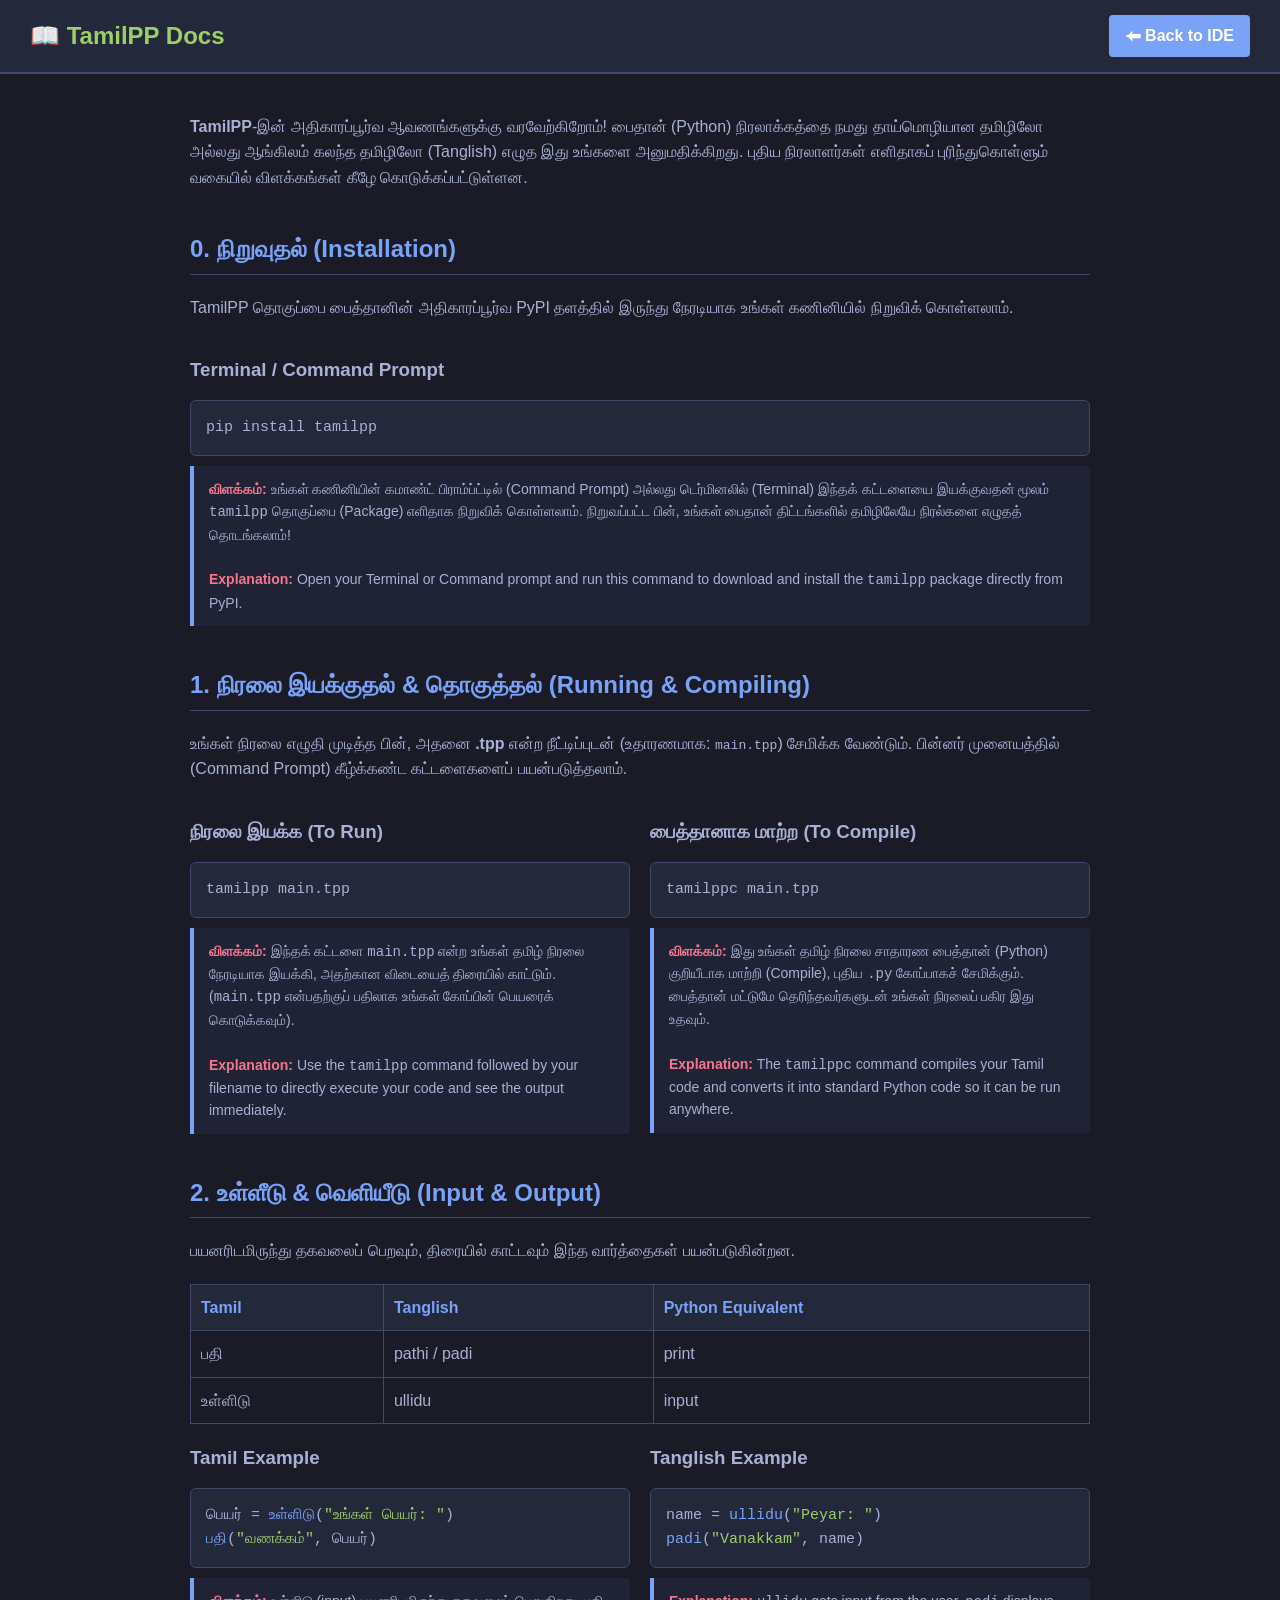
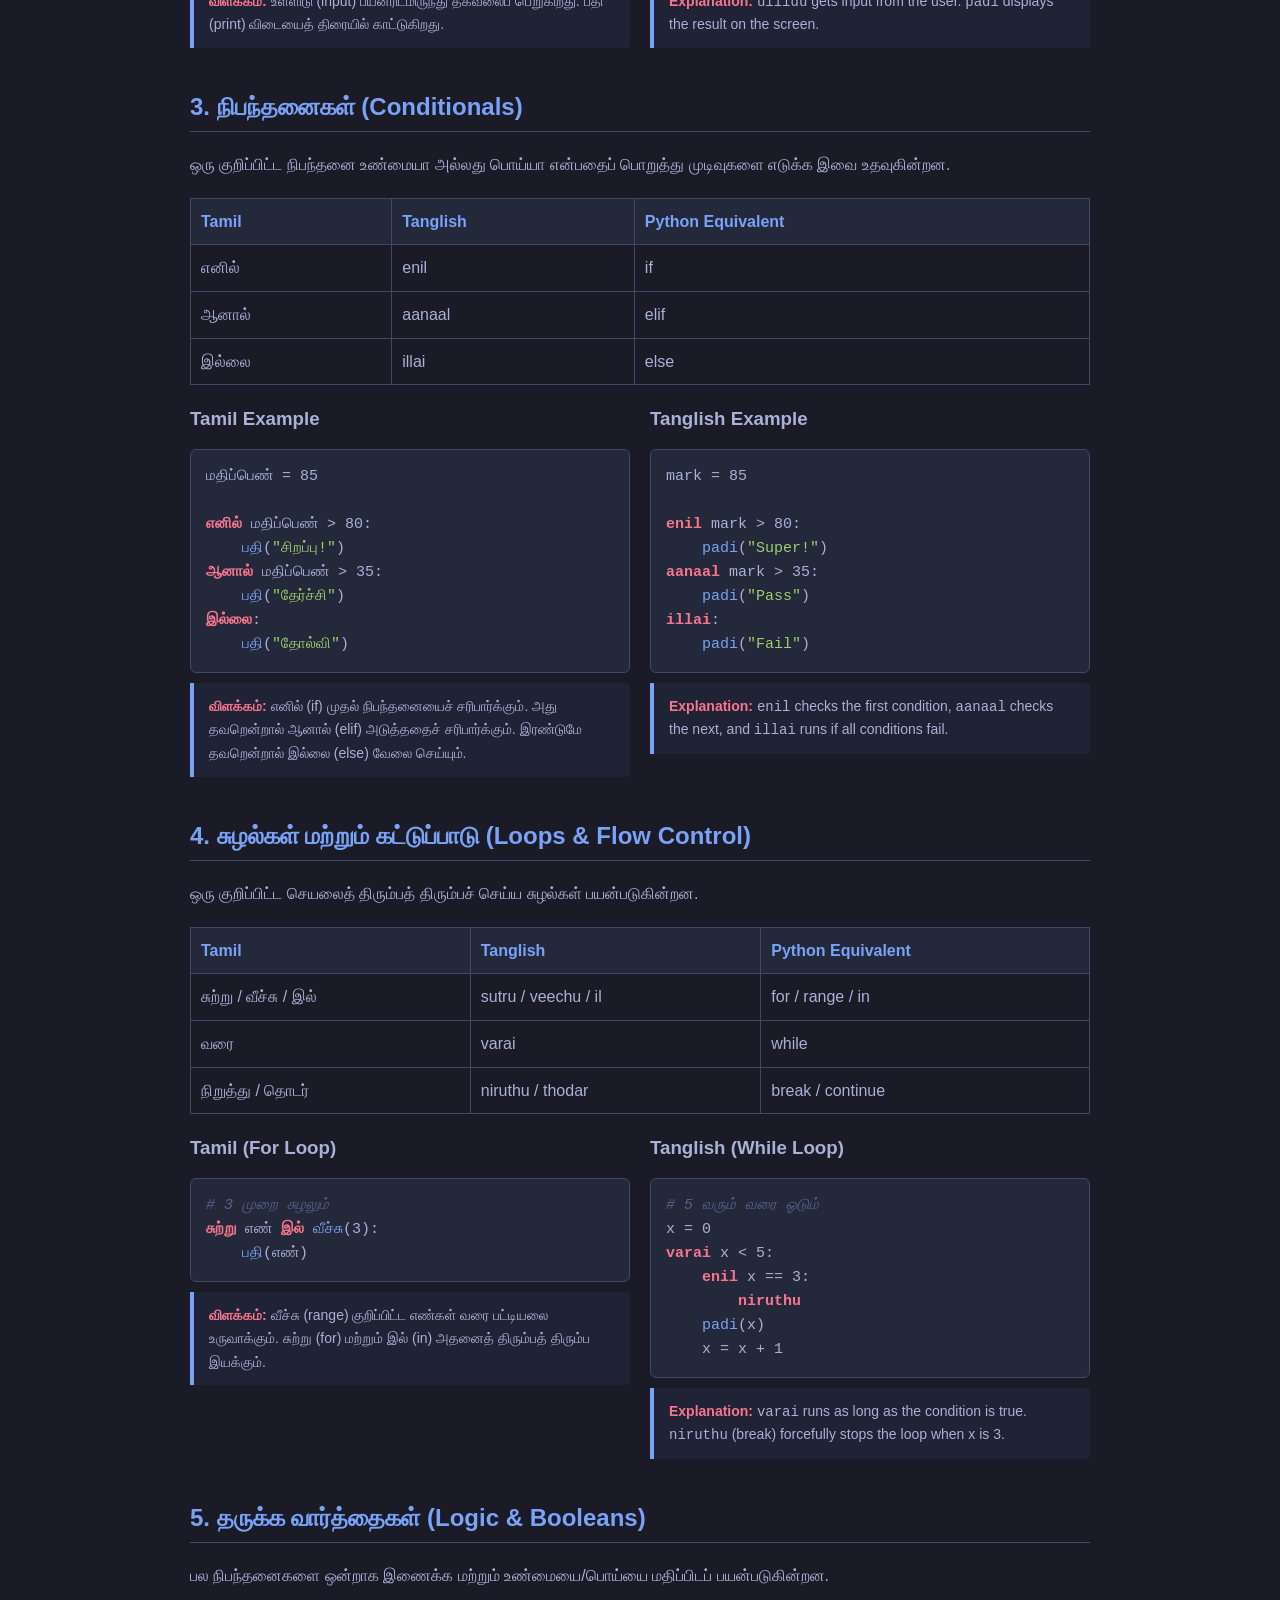
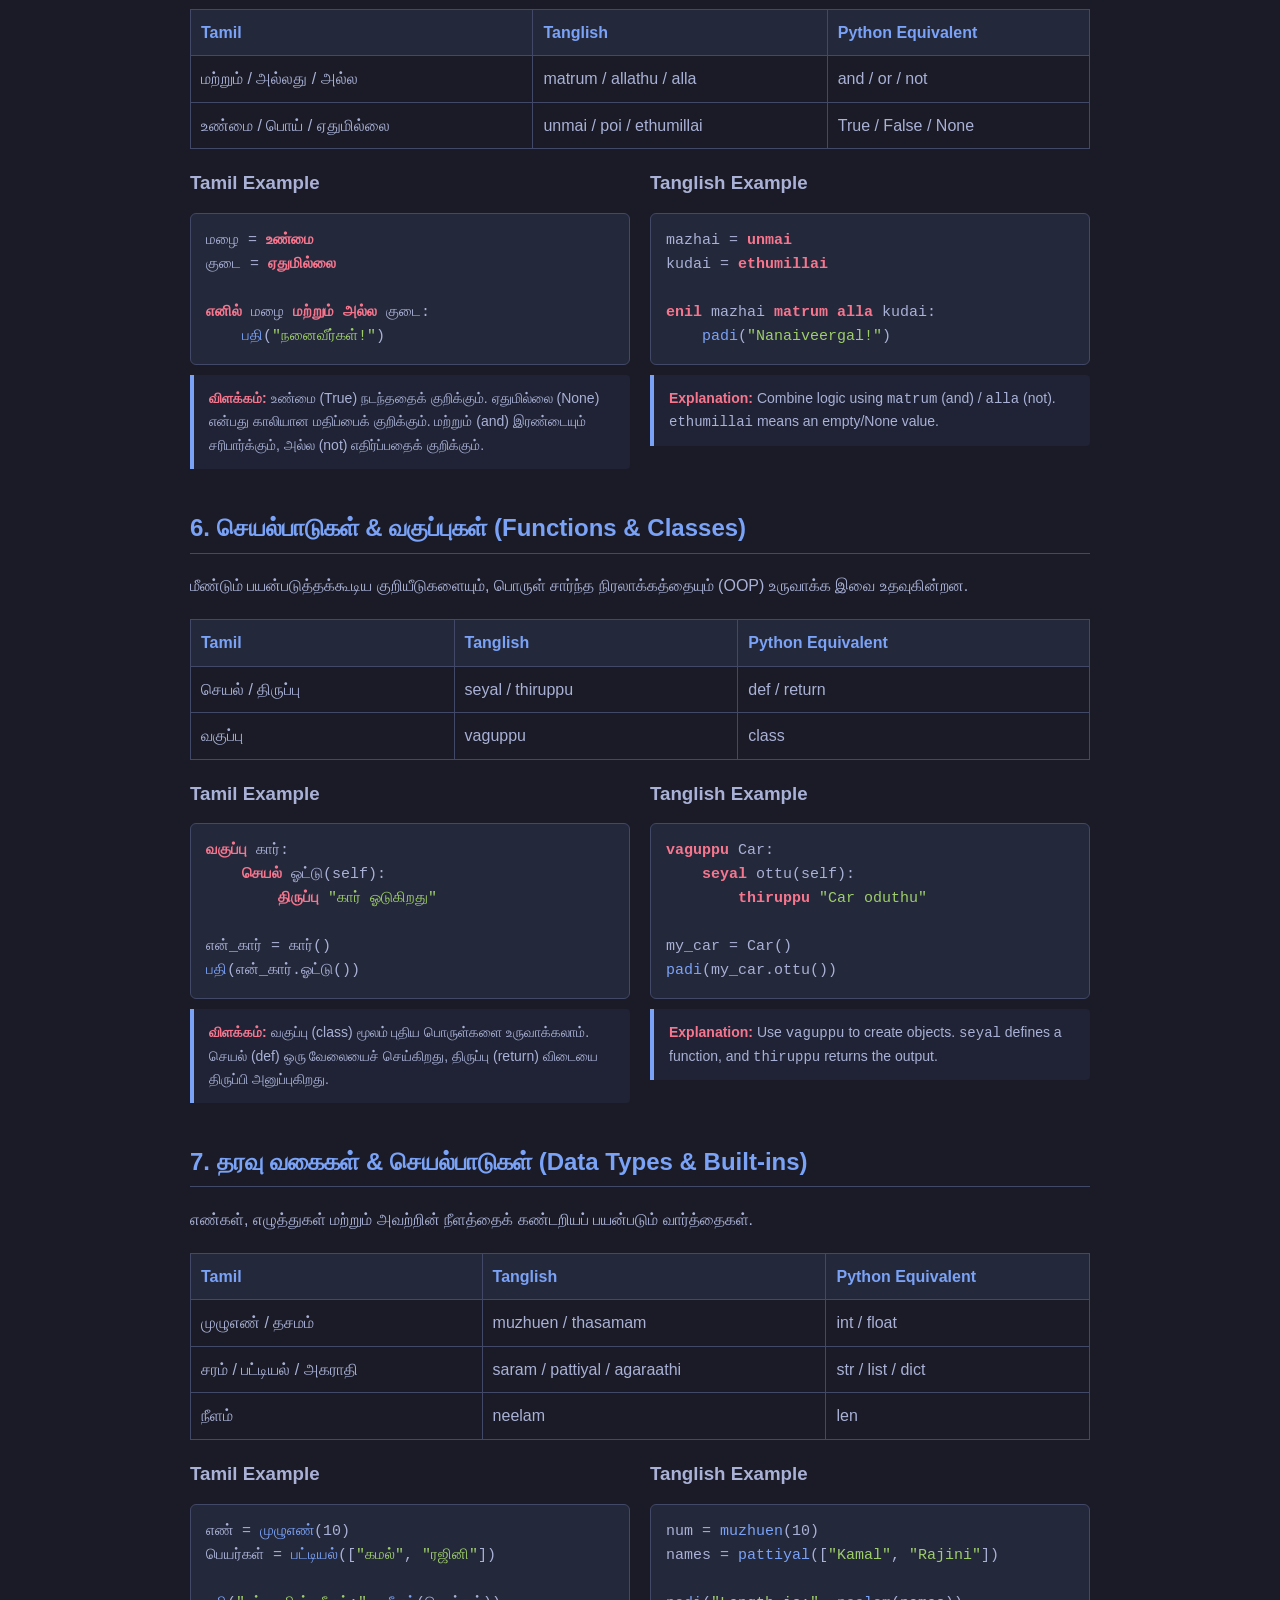
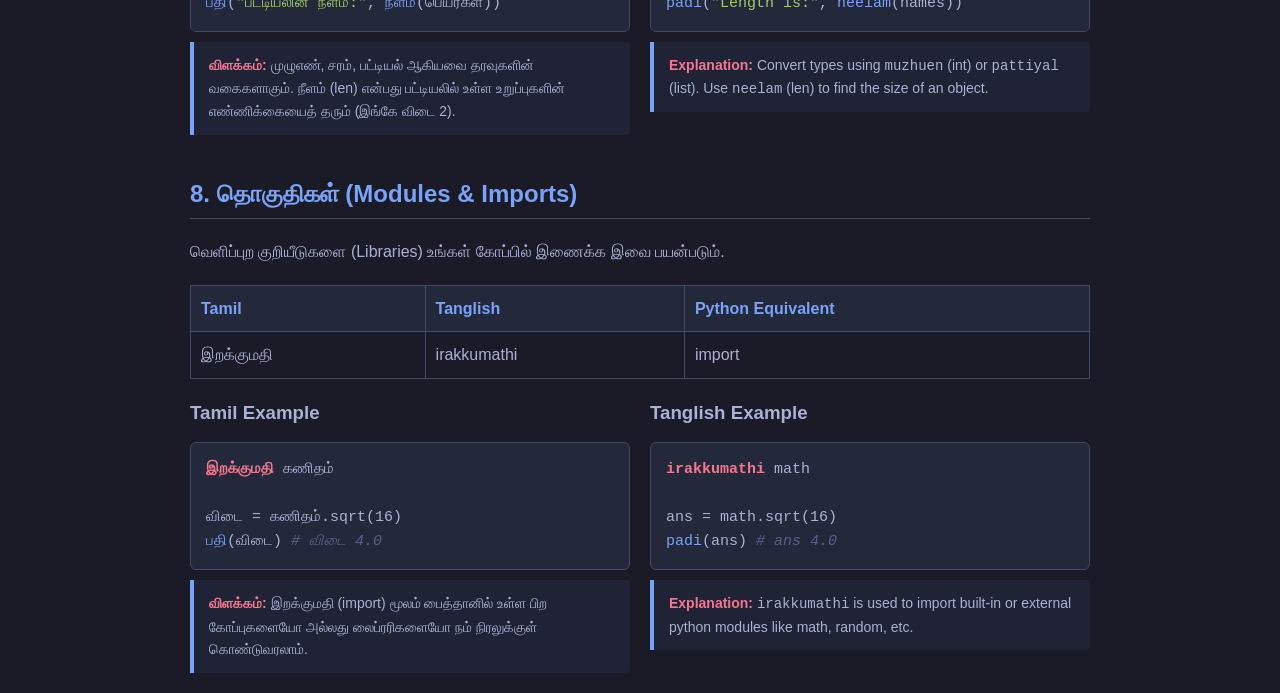
<file: docs.html>
<!DOCTYPE html>
<html lang="ta">
<head>
    <meta charset="UTF-8">
    <meta name="viewport" content="width=device-width, initial-scale=1.0">
    <meta name="viewport" content="width=device-width, initial-scale=1.0, maximum-scale=1.0, user-scalable=no">
    <title>TamilPP Documentation</title>
    <style>
        /* Dracula Theme Colors & Base Setup */
        :root {
            --bg: #1a1b26;
            --bg-panel: #24283b;
            --fg: #a9b1d6;
            --keyword: #f7768e;
            --string: #9ece6a;
            --func: #7aa2f7;
            --comment: #565f89;
            --border: #414868;
            --explanation-bg: #1f2335;
        }

        body {
            font-family: 'Segoe UI', Tahoma, Geneva, Verdana, sans-serif;
            background-color: var(--bg);
            color: var(--fg);
            line-height: 1.6;
            margin: 0;
            padding: 0;
        }

        /* Navigation Bar */
        nav {
            background-color: var(--bg-panel);
            padding: 15px 30px;
            border-bottom: 2px solid var(--border);
            display: flex;
            justify-content: space-between;
            align-items: center;
            position: sticky;
            top: 0;
        }

        nav h1 {
            margin: 0;
            color: var(--string);
            font-size: 24px;
        }

        nav a {
            color: white;
            text-decoration: none;
            background-color: var(--func);
            padding: 8px 16px;
            border-radius: 4px;
            font-weight: bold;
            transition: 0.2s;
        }

        nav a:hover {
            filter: brightness(1.1);
        }

        /* Main Content Container */
        .container {
            max-width: 900px;
            margin: 40px auto;
            padding: 0 20px;
        }

        h2 { color: var(--func); border-bottom: 1px solid var(--border); padding-bottom: 5px; margin-top: 40px;}
        h3 { color: var(--fg); margin-bottom: 10px; }
        
        /* Code Blocks */
        pre {
            background-color: var(--bg-panel);
            padding: 15px;
            border-radius: 6px;
            overflow-x: auto;
            border: 1px solid var(--border);
            font-family: 'Consolas', 'Courier New', monospace;
            font-size: 15px;
            margin-bottom: 0;
        }

        .kw { color: var(--keyword); font-weight: bold; } /* Keywords */
        .str { color: var(--string); } /* Strings */
        .fn { color: var(--func); } /* Functions */
        .com { color: var(--comment); font-style: italic; } /* Comments */

        /* Layout Grid for Side-by-Side Code */
        .code-grid {
            display: grid;
            grid-template-columns: 1fr 1fr;
            gap: 20px;
        }

        .full-width {
            grid-template-columns: 1fr;
        }

        @media (max-width: 768px) {
            .code-grid { grid-template-columns: 1fr; }
        }

        table {
            width: 100%;
            border-collapse: collapse;
            margin-top: 20px;
        }
        th, td {
            border: 1px solid var(--border);
            padding: 10px;
            text-align: left;
        }
        th { background-color: var(--bg-panel); color: var(--func); }

        /* Explanation Box Styling */
        .explanation {
            background-color: var(--explanation-bg);
            border-left: 4px solid var(--func);
            padding: 12px 15px;
            margin-top: 10px;
            border-radius: 0 4px 4px 0;
            font-size: 14px;
        }
        .explanation strong {
            color: var(--keyword);
        }
    </style>
</head>
<body>

    <nav>
        <h1>📖 TamilPP Docs</h1>
        <a href="/">⬅ Back to IDE</a>
    </nav>

    <div class="container">
        <p><strong>TamilPP</strong>-இன் அதிகாரப்பூர்வ ஆவணங்களுக்கு வரவேற்கிறோம்! பைதான் (Python) நிரலாக்கத்தை நமது தாய்மொழியான தமிழிலோ அல்லது ஆங்கிலம் கலந்த தமிழிலோ (Tanglish) எழுத இது உங்களை அனுமதிக்கிறது. புதிய நிரலாளர்கள் எளிதாகப் புரிந்துகொள்ளும் வகையில் விளக்கங்கள் கீழே கொடுக்கப்பட்டுள்ளன.</p>

        <h2>0. நிறுவுதல் (Installation)</h2>
        <p>TamilPP தொகுப்பை பைத்தானின் அதிகாரப்பூர்வ PyPI தளத்தில் இருந்து நேரடியாக உங்கள் கணினியில் நிறுவிக் கொள்ளலாம்.</p>
        <div class="code-grid full-width">
            <div>
                <h3>Terminal / Command Prompt</h3>
<pre>pip install tamilpp</pre>
                <div class="explanation">
                    <strong>விளக்கம்:</strong> உங்கள் கணினியின் கமாண்ட் பிராம்ப்ட்டில் (Command Prompt) அல்லது டெர்மினலில் (Terminal) இந்தக் கட்டளையை இயக்குவதன் மூலம் <code>tamilpp</code> தொகுப்பை (Package) எளிதாக நிறுவிக் கொள்ளலாம். நிறுவப்பட்ட பின், உங்கள் பைதான் திட்டங்களில் தமிழிலேயே நிரல்களை எழுதத் தொடங்கலாம்!<br><br>
                    <strong>Explanation:</strong> Open your Terminal or Command prompt and run this command to download and install the <code>tamilpp</code> package directly from PyPI.
                </div>
            </div>
        </div>

        <h2>1. நிரலை இயக்குதல் & தொகுத்தல் (Running & Compiling)</h2>
        <p>உங்கள் நிரலை எழுதி முடித்த பின், அதனை <strong>.tpp</strong> என்ற நீட்டிப்புடன் (உதாரணமாக: <code>main.tpp</code>) சேமிக்க வேண்டும். பின்னர் முனையத்தில் (Command Prompt) கீழ்க்கண்ட கட்டளைகளைப் பயன்படுத்தலாம்.</p>
        <div class="code-grid">
            <div>
                <h3>நிரலை இயக்க (To Run)</h3>
<pre>tamilpp main.tpp</pre>
                <div class="explanation">
                    <strong>விளக்கம்:</strong> இந்தக் கட்டளை <code>main.tpp</code> என்ற உங்கள் தமிழ் நிரலை நேரடியாக இயக்கி, அதற்கான விடையைத் திரையில் காட்டும். (<code>main.tpp</code> என்பதற்குப் பதிலாக உங்கள் கோப்பின் பெயரைக் கொடுக்கவும்).<br><br>
                    <strong>Explanation:</strong> Use the <code>tamilpp</code> command followed by your filename to directly execute your code and see the output immediately.
                </div>
            </div>
            <div>
                <h3>பைத்தானாக மாற்ற (To Compile)</h3>
<pre>tamilppc main.tpp</pre>
                <div class="explanation">
                    <strong>விளக்கம்:</strong> இது உங்கள் தமிழ் நிரலை சாதாரண பைத்தான் (Python) குறியீடாக மாற்றி (Compile), புதிய <code>.py</code> கோப்பாகச் சேமிக்கும். பைத்தான் மட்டுமே தெரிந்தவர்களுடன் உங்கள் நிரலைப் பகிர இது உதவும்.<br><br>
                    <strong>Explanation:</strong> The <code>tamilppc</code> command compiles your Tamil code and converts it into standard Python code so it can be run anywhere.
                </div>
            </div>
        </div>

        <h2>2. உள்ளீடு & வெளியீடு (Input & Output)</h2>
        <p>பயனரிடமிருந்து தகவலைப் பெறவும், திரையில் காட்டவும் இந்த வார்த்தைகள் பயன்படுகின்றன.</p>
        <table>
            <tr><th>Tamil</th><th>Tanglish</th><th>Python Equivalent</th></tr>
            <tr><td>பதி</td><td>pathi / padi</td><td>print</td></tr>
            <tr><td>உள்ளிடு</td><td>ullidu</td><td>input</td></tr>
        </table>
        <div class="code-grid">
            <div>
                <h3>Tamil Example</h3>
<pre>பெயர் = <span class="fn">உள்ளிடு</span>(<span class="str">"உங்கள் பெயர்: "</span>)
<span class="fn">பதி</span>(<span class="str">"வணக்கம்"</span>, பெயர்)</pre>
                <div class="explanation">
                    <strong>விளக்கம்:</strong> <code>உள்ளிடு</code> (input) பயனரிடமிருந்து தகவலைப் பெறுகிறது. <code>பதி</code> (print) விடையைத் திரையில் காட்டுகிறது.
                </div>
            </div>
            <div>
                <h3>Tanglish Example</h3>
<pre>name = <span class="fn">ullidu</span>(<span class="str">"Peyar: "</span>)
<span class="fn">padi</span>(<span class="str">"Vanakkam"</span>, name)</pre>
                <div class="explanation">
                    <strong>Explanation:</strong> <code>ullidu</code> gets input from the user. <code>padi</code> displays the result on the screen.
                </div>
            </div>
        </div>

        <h2>3. நிபந்தனைகள் (Conditionals)</h2>
        <p>ஒரு குறிப்பிட்ட நிபந்தனை உண்மையா அல்லது பொய்யா என்பதைப் பொறுத்து முடிவுகளை எடுக்க இவை உதவுகின்றன.</p>
        <table>
            <tr><th>Tamil</th><th>Tanglish</th><th>Python Equivalent</th></tr>
            <tr><td>எனில்</td><td>enil</td><td>if</td></tr>
            <tr><td>ஆனால்</td><td>aanaal</td><td>elif</td></tr>
            <tr><td>இல்லை</td><td>illai</td><td>else</td></tr>
        </table>
        <div class="code-grid">
            <div>
                <h3>Tamil Example</h3>
<pre>மதிப்பெண் = 85

<span class="kw">எனில்</span> மதிப்பெண் > 80:
    <span class="fn">பதி</span>(<span class="str">"சிறப்பு!"</span>)
<span class="kw">ஆனால்</span> மதிப்பெண் > 35:
    <span class="fn">பதி</span>(<span class="str">"தேர்ச்சி"</span>)
<span class="kw">இல்லை</span>:
    <span class="fn">பதி</span>(<span class="str">"தோல்வி"</span>)</pre>
                <div class="explanation">
                    <strong>விளக்கம்:</strong> <code>எனில்</code> (if) முதல் நிபந்தனையைச் சரிபார்க்கும். அது தவறென்றால் <code>ஆனால்</code> (elif) அடுத்ததைச் சரிபார்க்கும். இரண்டுமே தவறென்றால் <code>இல்லை</code> (else) வேலை செய்யும்.
                </div>
            </div>
            <div>
                <h3>Tanglish Example</h3>
<pre>mark = 85

<span class="kw">enil</span> mark > 80:
    <span class="fn">padi</span>(<span class="str">"Super!"</span>)
<span class="kw">aanaal</span> mark > 35:
    <span class="fn">padi</span>(<span class="str">"Pass"</span>)
<span class="kw">illai</span>:
    <span class="fn">padi</span>(<span class="str">"Fail"</span>)</pre>
                <div class="explanation">
                    <strong>Explanation:</strong> <code>enil</code> checks the first condition, <code>aanaal</code> checks the next, and <code>illai</code> runs if all conditions fail.
                </div>
            </div>
        </div>

        <h2>4. சுழல்கள் மற்றும் கட்டுப்பாடு (Loops & Flow Control)</h2>
        <p>ஒரு குறிப்பிட்ட செயலைத் திரும்பத் திரும்பச் செய்ய சுழல்கள் பயன்படுகின்றன.</p>
        <table>
            <tr><th>Tamil</th><th>Tanglish</th><th>Python Equivalent</th></tr>
            <tr><td>சுற்று / வீச்சு / இல்</td><td>sutru / veechu / il</td><td>for / range / in</td></tr>
            <tr><td>வரை</td><td>varai</td><td>while</td></tr>
            <tr><td>நிறுத்து / தொடர்</td><td>niruthu / thodar</td><td>break / continue</td></tr>
        </table>
        <div class="code-grid">
            <div>
                <h3>Tamil (For Loop)</h3>
<pre><span class="com"># 3 முறை சுழலும்</span>
<span class="kw">சுற்று</span> எண் <span class="kw">இல்</span> <span class="fn">வீச்சு</span>(3):
    <span class="fn">பதி</span>(எண்)</pre>
                <div class="explanation">
                    <strong>விளக்கம்:</strong> <code>வீச்சு</code> (range) குறிப்பிட்ட எண்கள் வரை பட்டியலை உருவாக்கும். <code>சுற்று</code> (for) மற்றும் <code>இல்</code> (in) அதனைத் திரும்பத் திரும்ப இயக்கும்.
                </div>
            </div>
            <div>
                <h3>Tanglish (While Loop)</h3>
<pre><span class="com"># 5 வரும் வரை ஓடும்</span>
x = 0
<span class="kw">varai</span> x < 5:
    <span class="kw">enil</span> x == 3:
        <span class="kw">niruthu</span>
    <span class="fn">padi</span>(x)
    x = x + 1</pre>
                <div class="explanation">
                    <strong>Explanation:</strong> <code>varai</code> runs as long as the condition is true. <code>niruthu</code> (break) forcefully stops the loop when x is 3.
                </div>
            </div>
        </div>

        <h2>5. தருக்க வார்த்தைகள் (Logic & Booleans)</h2>
        <p>பல நிபந்தனைகளை ஒன்றாக இணைக்க மற்றும் உண்மையை/பொய்யை மதிப்பிடப் பயன்படுகின்றன.</p>
        <table>
            <tr><th>Tamil</th><th>Tanglish</th><th>Python Equivalent</th></tr>
            <tr><td>மற்றும் / அல்லது / அல்ல</td><td>matrum / allathu / alla</td><td>and / or / not</td></tr>
            <tr><td>உண்மை / பொய் / ஏதுமில்லை</td><td>unmai / poi / ethumillai</td><td>True / False / None</td></tr>
        </table>
        <div class="code-grid">
            <div>
                <h3>Tamil Example</h3>
<pre>மழை = <span class="kw">உண்மை</span>
குடை = <span class="kw">ஏதுமில்லை</span>

<span class="kw">எனில்</span> மழை <span class="kw">மற்றும்</span> <span class="kw">அல்ல</span> குடை:
    <span class="fn">பதி</span>(<span class="str">"நனைவீர்கள்!"</span>)</pre>
                <div class="explanation">
                    <strong>விளக்கம்:</strong> <code>உண்மை</code> (True) நடந்ததைக் குறிக்கும். <code>ஏதுமில்லை</code> (None) என்பது காலியான மதிப்பைக் குறிக்கும். <code>மற்றும்</code> (and) இரண்டையும் சரிபார்க்கும், <code>அல்ல</code> (not) எதிர்ப்பதைக் குறிக்கும்.
                </div>
            </div>
            <div>
                <h3>Tanglish Example</h3>
<pre>mazhai = <span class="kw">unmai</span>
kudai = <span class="kw">ethumillai</span>

<span class="kw">enil</span> mazhai <span class="kw">matrum</span> <span class="kw">alla</span> kudai:
    <span class="fn">padi</span>(<span class="str">"Nanaiveergal!"</span>)</pre>
                <div class="explanation">
                    <strong>Explanation:</strong> Combine logic using <code>matrum</code> (and) / <code>alla</code> (not). <code>ethumillai</code> means an empty/None value.
                </div>
            </div>
        </div>

        <h2>6. செயல்பாடுகள் & வகுப்புகள் (Functions & Classes)</h2>
        <p>மீண்டும் பயன்படுத்தக்கூடிய குறியீடுகளையும், பொருள் சார்ந்த நிரலாக்கத்தையும் (OOP) உருவாக்க இவை உதவுகின்றன.</p>
        <table>
            <tr><th>Tamil</th><th>Tanglish</th><th>Python Equivalent</th></tr>
            <tr><td>செயல் / திருப்பு</td><td>seyal / thiruppu</td><td>def / return</td></tr>
            <tr><td>வகுப்பு</td><td>vaguppu</td><td>class</td></tr>
        </table>
        <div class="code-grid">
            <div>
                <h3>Tamil Example</h3>
<pre><span class="kw">வகுப்பு</span> கார்:
    <span class="kw">செயல்</span> ஓட்டு(self):
        <span class="kw">திருப்பு</span> <span class="str">"கார் ஓடுகிறது"</span>

என்_கார் = கார்()
<span class="fn">பதி</span>(என்_கார்.ஓட்டு())</pre>
                <div class="explanation">
                    <strong>விளக்கம்:</strong> <code>வகுப்பு</code> (class) மூலம் புதிய பொருள்களை உருவாக்கலாம். <code>செயல்</code> (def) ஒரு வேலையைச் செய்கிறது, <code>திருப்பு</code> (return) விடையை திருப்பி அனுப்புகிறது.
                </div>
            </div>
            <div>
                <h3>Tanglish Example</h3>
<pre><span class="kw">vaguppu</span> Car:
    <span class="kw">seyal</span> ottu(self):
        <span class="kw">thiruppu</span> <span class="str">"Car oduthu"</span>

my_car = Car()
<span class="fn">padi</span>(my_car.ottu())</pre>
                <div class="explanation">
                    <strong>Explanation:</strong> Use <code>vaguppu</code> to create objects. <code>seyal</code> defines a function, and <code>thiruppu</code> returns the output.
                </div>
            </div>
        </div>

        <h2>7. தரவு வகைகள் & செயல்பாடுகள் (Data Types & Built-ins)</h2>
        <p>எண்கள், எழுத்துகள் மற்றும் அவற்றின் நீளத்தைக் கண்டறியப் பயன்படும் வார்த்தைகள்.</p>
        <table>
            <tr><th>Tamil</th><th>Tanglish</th><th>Python Equivalent</th></tr>
            <tr><td>முழுஎண் / தசமம்</td><td>muzhuen / thasamam</td><td>int / float</td></tr>
            <tr><td>சரம் / பட்டியல் / அகராதி</td><td>saram / pattiyal / agaraathi</td><td>str / list / dict</td></tr>
            <tr><td>நீளம்</td><td>neelam</td><td>len</td></tr>
        </table>
        <div class="code-grid">
            <div>
                <h3>Tamil Example</h3>
<pre>எண் = <span class="fn">முழுஎண்</span>(10)
பெயர்கள் = <span class="fn">பட்டியல்</span>([<span class="str">"கமல்"</span>, <span class="str">"ரஜினி"</span>])

<span class="fn">பதி</span>(<span class="str">"பட்டியலின் நீளம்:"</span>, <span class="fn">நீளம்</span>(பெயர்கள்))</pre>
                <div class="explanation">
                    <strong>விளக்கம்:</strong> <code>முழுஎண்</code>, <code>சரம்</code>, <code>பட்டியல்</code> ஆகியவை தரவுகளின் வகைகளாகும். <code>நீளம்</code> (len) என்பது பட்டியலில் உள்ள உறுப்புகளின் எண்ணிக்கையைத் தரும் (இங்கே விடை 2).
                </div>
            </div>
            <div>
                <h3>Tanglish Example</h3>
<pre>num = <span class="fn">muzhuen</span>(10)
names = <span class="fn">pattiyal</span>([<span class="str">"Kamal"</span>, <span class="str">"Rajini"</span>])

<span class="fn">padi</span>(<span class="str">"Length is:"</span>, <span class="fn">neelam</span>(names))</pre>
                <div class="explanation">
                    <strong>Explanation:</strong> Convert types using <code>muzhuen</code> (int) or <code>pattiyal</code> (list). Use <code>neelam</code> (len) to find the size of an object.
                </div>
            </div>
        </div>

        <h2>8. தொகுதிகள் (Modules & Imports)</h2>
        <p>வெளிப்புற குறியீடுகளை (Libraries) உங்கள் கோப்பில் இணைக்க இவை பயன்படும்.</p>
        <table>
            <tr><th>Tamil</th><th>Tanglish</th><th>Python Equivalent</th></tr>
            <tr><td>இறக்குமதி</td><td>irakkumathi</td><td>import</td></tr>
        </table>
        <div class="code-grid">
            <div>
                <h3>Tamil Example</h3>
<pre><span class="kw">இறக்குமதி</span> கணிதம்

விடை = கணிதம்.sqrt(16)
<span class="fn">பதி</span>(விடை) <span class="com"># விடை 4.0</span></pre>
                <div class="explanation">
                    <strong>விளக்கம்:</strong> <code>இறக்குமதி</code> (import) மூலம் பைத்தானில் உள்ள பிற கோப்புகளையோ அல்லது லைப்ரரிகளையோ நம் நிரலுக்குள் கொண்டுவரலாம்.
                </div>
            </div>
            <div>
                <h3>Tanglish Example</h3>
<pre><span class="kw">irakkumathi</span> math

ans = math.sqrt(16)
<span class="fn">padi</span>(ans) <span class="com"># ans 4.0</span></pre>
                <div class="explanation">
                    <strong>Explanation:</strong> <code>irakkumathi</code> is used to import built-in or external python modules like math, random, etc.
                </div>
            </div>
        </div>

    </div>
</body>
</html>
</file>
